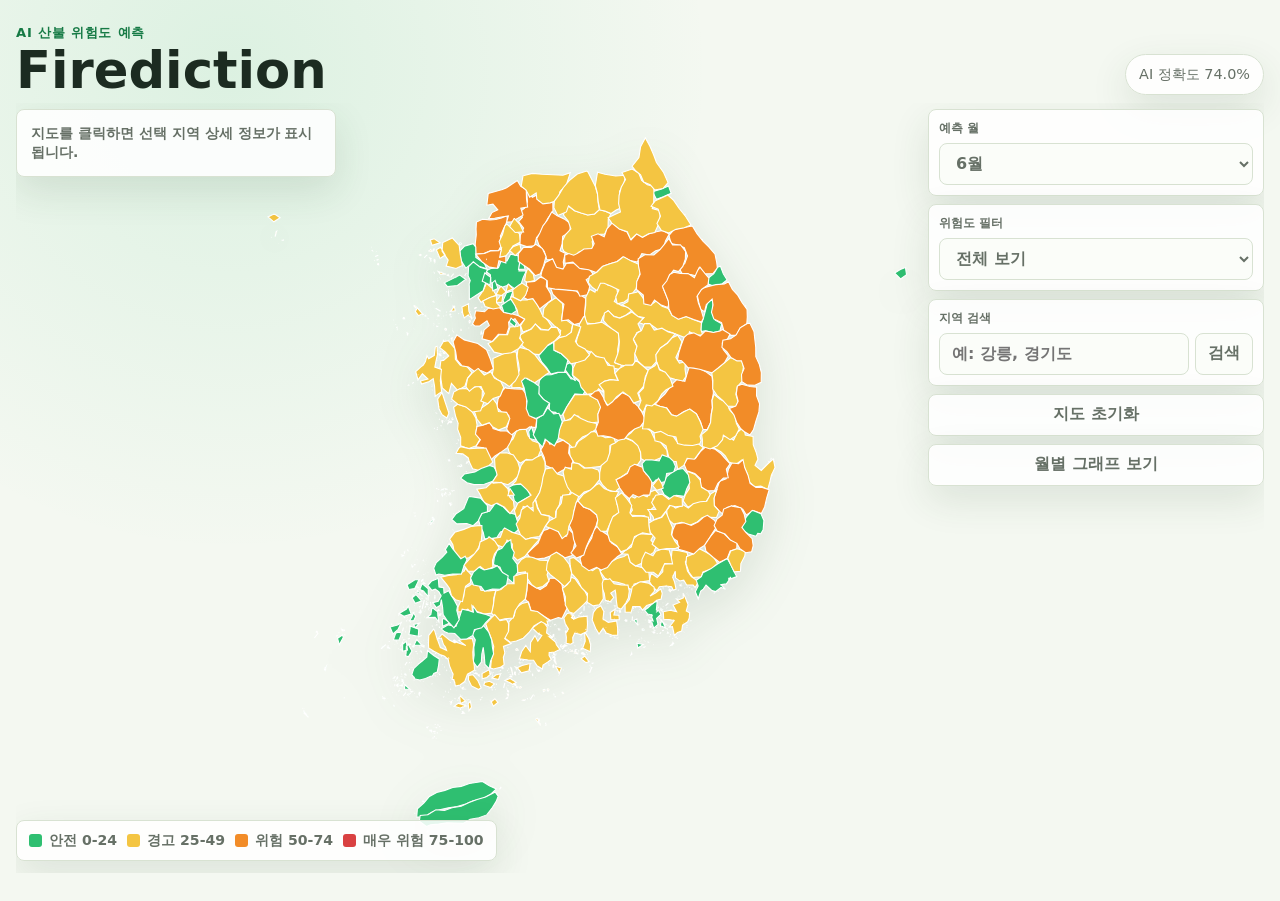
<file: index.html>
<!doctype html>
<html lang="ko">
  <head>
    <meta charset="utf-8" />
    <meta name="viewport" content="width=device-width, initial-scale=1" />
    <title>Firediction | 산불 위험도 예측</title>
    <link rel="stylesheet" href="css/styles.css" />
  </head>
  <body>
    <main class="app-shell">
      <header class="topbar">
        <div>
          <p class="eyebrow">AI 산불 위험도 예측</p>
          <h1>Firediction</h1>
        </div>
        <div class="source-pill" id="sourceInfo">데이터 불러오는 중</div>
      </header>

      <section class="map-stage" aria-label="우리나라 시군구별 산불 위험도 지도">
        <div class="toolbar">
          <label class="month-control">
            <span>예측 월</span>
            <select id="monthSelect" aria-label="예측 월 선택"></select>
          </label>
          <label class="filter-control">
            <span>위험도 필터</span>
            <select id="riskFilter" aria-label="위험도 필터 선택">
              <option value="all">전체 보기</option>
              <option value="안전">안전</option>
              <option value="경고">경고</option>
              <option value="위험">위험</option>
              <option value="매우 위험">매우 위험</option>
            </select>
          </label>
          <label class="search-control">
            <span>지역 검색</span>
            <div class="search-row">
              <input id="regionSearch" type="search" list="regionSuggestions" placeholder="예: 강릉, 경기도" autocomplete="off" />
              <button id="regionSearchButton" type="button">검색</button>
            </div>
          </label>
          <datalist id="regionSuggestions"></datalist>
          <button class="reset-view-button" id="resetViewButton" type="button">지도 초기화</button>
          <a class="graph-link" id="graphLink" href="graph.html">월별 그래프 보기</a>
        </div>

        <svg id="koreaMap" role="img" aria-label="시군구별 산불 위험도 색상 지도">
          <g id="mapRegions"></g>
        </svg>

        <aside class="detail-panel" id="detailPanel" aria-live="polite"></aside>
        <ul class="legend" id="legend"></ul>
        <div class="tooltip" id="tooltip" hidden></div>
      </section>
    </main>

    <script src="data/processed/risk-data.js"></script>
    <script src="js/app.js"></script>
  </body>
</html>
</file>
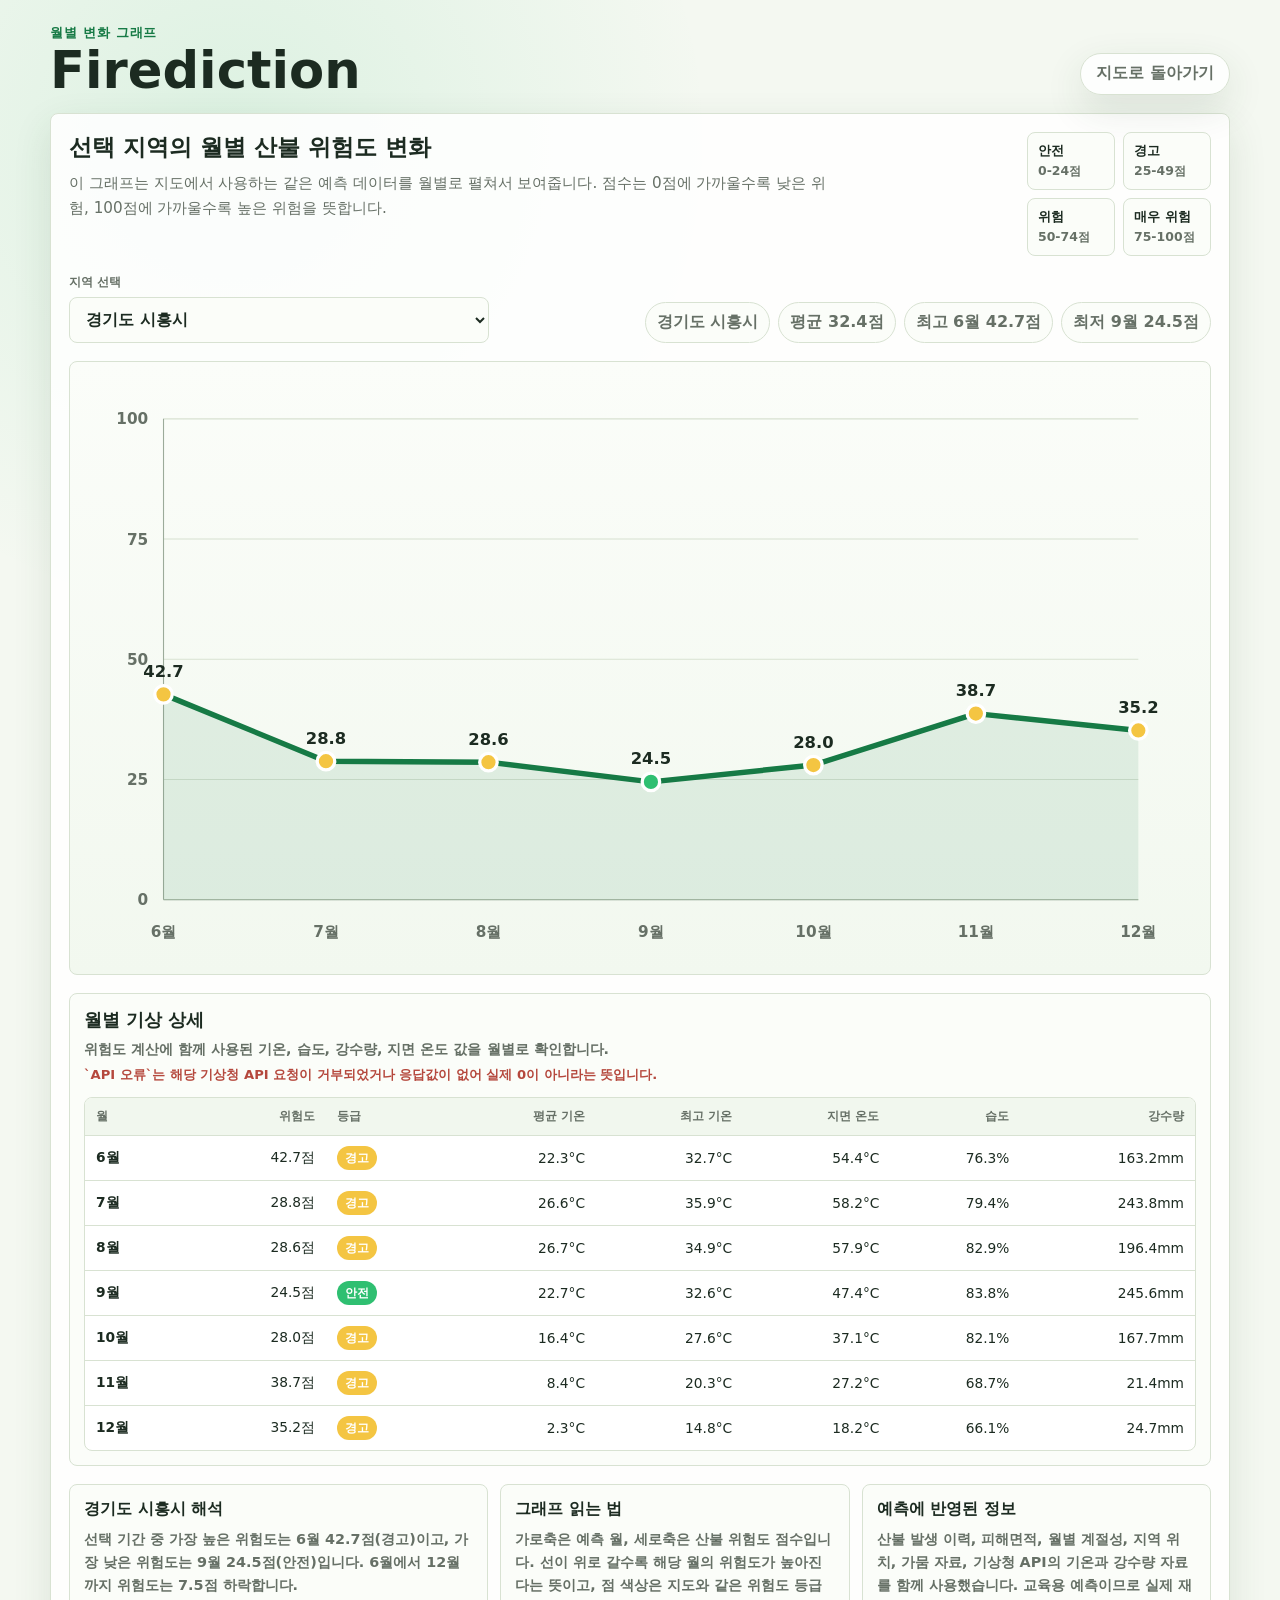
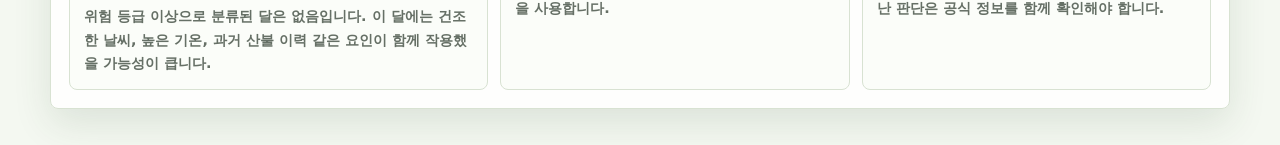
<file: graph.html>
<!doctype html>
<html lang="ko">
  <head>
    <meta charset="utf-8" />
    <meta name="viewport" content="width=device-width, initial-scale=1" />
    <title>Firediction | 월별 위험도 그래프</title>
    <link rel="stylesheet" href="css/graph.css" />
  </head>
  <body>
    <main class="graph-shell">
      <header class="graph-topbar">
        <div>
          <p class="eyebrow">월별 변화 그래프</p>
          <h1>Firediction</h1>
        </div>
        <a class="back-link" href="index.html">지도로 돌아가기</a>
      </header>

      <section class="graph-panel">
        <div class="graph-intro">
          <div>
            <h2>선택 지역의 월별 산불 위험도 변화</h2>
            <p>
              이 그래프는 지도에서 사용하는 같은 예측 데이터를 월별로 펼쳐서 보여줍니다.
              점수는 0점에 가까울수록 낮은 위험, 100점에 가까울수록 높은 위험을 뜻합니다.
            </p>
          </div>
          <dl class="score-guide" aria-label="위험도 점수 기준">
            <div>
              <dt>안전</dt>
              <dd>0-24점</dd>
            </div>
            <div>
              <dt>경고</dt>
              <dd>25-49점</dd>
            </div>
            <div>
              <dt>위험</dt>
              <dd>50-74점</dd>
            </div>
            <div>
              <dt>매우 위험</dt>
              <dd>75-100점</dd>
            </div>
          </dl>
        </div>

        <div class="graph-controls">
          <label class="region-control">
            <span>지역 선택</span>
            <select id="regionSelect" aria-label="지역 선택"></select>
          </label>
          <div class="selected-summary" id="selectedSummary"></div>
        </div>

        <div class="chart-wrap">
          <svg id="riskChart" role="img" aria-label="선택 지역 월별 산불 위험도 변화 그래프"></svg>
        </div>

        <section class="weather-panel" aria-label="월별 기상 상세">
          <div class="weather-head">
            <div>
              <h2>월별 기상 상세</h2>
              <p>위험도 계산에 함께 사용된 기온, 습도, 강수량, 지면 온도 값을 월별로 확인합니다.</p>
              <p class="weather-note">`API 오류`는 해당 기상청 API 요청이 거부되었거나 응답값이 없어 실제 0이 아니라는 뜻입니다.</p>
            </div>
          </div>
          <div class="weather-table-wrap">
            <table class="weather-table">
              <thead>
                <tr>
                  <th>월</th>
                  <th>위험도</th>
                  <th>등급</th>
                  <th>평균 기온</th>
                  <th>최고 기온</th>
                  <th>지면 온도</th>
                  <th>습도</th>
                  <th>강수량</th>
                </tr>
              </thead>
              <tbody id="weatherTableBody"></tbody>
            </table>
          </div>
        </section>

        <section class="graph-explain" aria-label="그래프 해석 설명">
          <article class="explain-card" id="regionInsight"></article>
          <article class="explain-card">
            <h3>그래프 읽는 법</h3>
            <p>
              가로축은 예측 월, 세로축은 산불 위험도 점수입니다. 선이 위로 갈수록 해당 월의
              위험도가 높아진다는 뜻이고, 점 색상은 지도와 같은 위험도 등급을 사용합니다.
            </p>
          </article>
          <article class="explain-card">
            <h3>예측에 반영된 정보</h3>
            <p>
              산불 발생 이력, 피해면적, 월별 계절성, 지역 위치, 가뭄 자료, 기상청 API의 기온과
              강수량 자료를 함께 사용했습니다. 교육용 예측이므로 실제 재난 판단은 공식 정보를
              함께 확인해야 합니다.
            </p>
          </article>
        </section>
      </section>
    </main>

    <script src="data/processed/risk-data.js"></script>
    <script src="js/graph.js"></script>
  </body>
</html>
</file>
<file: css/styles.css>
:root {
  --bg: #f4f8f1;
  --panel: rgba(255, 255, 255, 0.88);
  --text: #1c2b21;
  --muted: #667066;
  --line: #d8e2d2;
  --accent: #167a45;
  --shadow: 0 14px 38px rgba(42, 72, 43, 0.12);
}

* {
  box-sizing: border-box;
}

body {
  margin: 0;
  min-width: 320px;
  min-height: 100vh;
  background:
    radial-gradient(circle at 18% 8%, rgba(47, 191, 113, 0.12), transparent 30rem),
    var(--bg);
  color: var(--text);
  font-family:
    Inter, Pretendard, "Noto Sans KR", system-ui, -apple-system, BlinkMacSystemFont, "Segoe UI", sans-serif;
}

button,
input,
select {
  font: inherit;
}

.app-shell {
  width: min(1500px, calc(100% - 32px));
  min-height: 100vh;
  margin: 0 auto;
  padding: 24px 0 28px;
}

.topbar {
  display: flex;
  align-items: end;
  justify-content: space-between;
  gap: 16px;
  margin-bottom: 8px;
}

.eyebrow {
  margin: 0 0 4px;
  color: var(--accent);
  font-size: 0.82rem;
  font-weight: 800;
  letter-spacing: 0.06em;
  text-transform: uppercase;
}

h1,
p {
  margin-top: 0;
}

h1 {
  margin-bottom: 0;
  font-size: clamp(2rem, 4vw, 3.7rem);
  line-height: 0.95;
}

.source-pill {
  max-width: 560px;
  padding: 10px 13px;
  border: 1px solid var(--line);
  border-radius: 999px;
  background: var(--panel);
  color: var(--muted);
  font-size: 0.9rem;
  text-align: right;
  box-shadow: var(--shadow);
}

.map-stage {
  position: relative;
  display: grid;
  overflow: hidden;
  min-height: calc(100vh - 130px);
  place-items: center;
}

.toolbar {
  position: absolute;
  top: 6px;
  right: 0;
  z-index: 5;
  display: grid;
  gap: 8px;
  justify-items: stretch;
}

.month-control,
.filter-control,
.search-control {
  display: grid;
  gap: 6px;
  min-width: 180px;
  padding: 10px;
  border: 1px solid var(--line);
  border-radius: 8px;
  background: var(--panel);
  box-shadow: var(--shadow);
}

.month-control span,
.filter-control span,
.search-control span {
  color: var(--muted);
  font-size: 0.78rem;
  font-weight: 800;
}

.month-control select,
.filter-control select,
.search-control input {
  height: 42px;
  border: 1px solid var(--line);
  border-radius: 8px;
  background: #fbfdf9;
  color: var(--muted);
  font-weight: 800;
  outline: none;
  padding: 0 38px 0 12px;
}

.search-control input {
  width: 100%;
  min-width: 0;
  padding-right: 12px;
}

.search-row {
  display: grid;
  grid-template-columns: minmax(0, 1fr) auto;
  gap: 6px;
}

.search-row button {
  min-height: 42px;
  border: 1px solid var(--line);
  border-radius: 8px;
  background: #fbfdf9;
  color: var(--muted);
  cursor: pointer;
  font-weight: 800;
  padding: 0 12px;
}

.month-control select:focus,
.filter-control select:focus,
.search-control input:focus,
.search-row button:hover,
.search-row button:focus {
  border-color: var(--accent);
  box-shadow: 0 0 0 3px rgba(22, 122, 69, 0.14);
  color: var(--accent);
  outline: none;
}

.reset-view-button,
.graph-link {
  display: inline-flex;
  align-items: center;
  justify-content: center;
  min-height: 42px;
  border: 1px solid var(--line);
  border-radius: 8px;
  background: var(--panel);
  box-shadow: var(--shadow);
  color: var(--muted);
  cursor: pointer;
  font-weight: 800;
  padding: 0 14px;
  text-decoration: none;
}

.reset-view-button:hover,
.reset-view-button:focus,
.graph-link:hover,
.graph-link:focus {
  border-color: var(--accent);
  color: var(--accent);
  outline: none;
}

#koreaMap {
  position: relative;
  z-index: 2;
  display: block;
  width: min(100%, 1180px);
  height: min(78vh, 860px);
  min-height: 620px;
  cursor: grab;
  filter: drop-shadow(0 18px 24px rgba(42, 72, 43, 0.12));
  touch-action: none;
  user-select: none;
}

#koreaMap.panning {
  cursor: grabbing;
}

#koreaMap.panning .region {
  pointer-events: none;
  transition: none;
}

.region {
  stroke: #ffffff;
  stroke-width: 1.1;
  vector-effect: non-scaling-stroke;
  cursor: inherit;
  transform-box: fill-box;
  transform-origin: center;
  transition:
    fill 160ms ease,
    opacity 160ms ease,
    stroke 160ms ease;
}

#koreaMap.month-changing .region {
  transition-duration: 620ms, 260ms, 260ms;
  transition-timing-function: cubic-bezier(0.2, 0.8, 0.2, 1);
  transition-delay: var(--month-delay, 0ms);
}

#koreaMap.month-changing .region:not(.filtered-out) {
  animation: monthRiskPulse 720ms ease both;
  animation-delay: var(--month-delay, 0ms);
}

.region:hover,
.region.selected {
  stroke: #1c2b21;
  stroke-width: 2.2;
}

.region.filtered-out {
  opacity: 0.17;
}

.region.filtered-out.selected {
  opacity: 0.32;
}

.region.search-hit {
  stroke: #0f5132;
  stroke-width: 3;
}

.detail-panel {
  position: absolute;
  top: 6px;
  left: 0;
  z-index: 5;
  pointer-events: none;
  width: min(320px, 28vw);
  max-height: calc(100vh - 180px);
  overflow: auto;
  padding: 14px;
  border: 1px solid var(--line);
  border-radius: 8px;
  background: var(--panel);
  box-shadow: var(--shadow);
}

.detail-head {
  display: flex;
  align-items: start;
  justify-content: space-between;
  gap: 10px;
  margin-bottom: 12px;
}

.detail-head h2 {
  margin: 0 0 5px;
  font-size: 1.35rem;
  line-height: 1.1;
}

.detail-head p,
.detail-kicker {
  margin: 0;
  color: var(--muted);
  font-size: 0.82rem;
  font-weight: 700;
}

.detail-kicker {
  margin-bottom: 4px;
  color: var(--accent);
  font-size: 0.72rem;
  font-weight: 900;
  letter-spacing: 0.06em;
}

.detail-level {
  flex: 0 0 auto;
  border-radius: 999px;
  color: #ffffff;
  font-size: 0.78rem;
  font-weight: 900;
  padding: 5px 8px;
}

.detail-score-row {
  display: flex;
  align-items: end;
  justify-content: space-between;
  gap: 10px;
  margin-bottom: 8px;
}

.detail-score-row strong {
  font-size: 2.25rem;
  line-height: 1;
}

.detail-score-row span {
  color: var(--muted);
  font-size: 0.82rem;
  font-weight: 800;
}

.detail-track {
  height: 10px;
  overflow: hidden;
  border-radius: 999px;
  background: #e8eee3;
}

.detail-track i {
  display: block;
  height: 100%;
  border-radius: inherit;
  transition: width 220ms ease;
}

.detail-chart,
.detail-history {
  margin-top: 16px;
}

.detail-section-title {
  display: flex;
  align-items: center;
  justify-content: space-between;
  gap: 10px;
  margin-bottom: 8px;
}

.detail-section-title strong {
  font-size: 0.9rem;
}

.detail-section-title span {
  color: var(--muted);
  font-size: 0.75rem;
  font-weight: 800;
}

.detail-mini-chart {
  display: block;
  width: 100%;
  height: auto;
  overflow: visible;
}

.detail-mini-chart line {
  stroke: #dce5d6;
  stroke-width: 1.4;
}

.detail-mini-chart polyline {
  fill: none;
  stroke: var(--accent);
  stroke-linecap: round;
  stroke-linejoin: round;
  stroke-width: 3;
}

.detail-mini-chart circle {
  fill: #ffffff;
  stroke: var(--accent);
  stroke-width: 2;
}

.detail-mini-chart .active circle {
  fill: var(--accent);
}

.detail-mini-chart text {
  fill: var(--muted);
  font-size: 10px;
  font-weight: 800;
  text-anchor: middle;
}

.detail-grid {
  display: grid;
  grid-template-columns: repeat(3, 1fr);
  gap: 8px;
  margin-top: 14px;
}

.detail-grid div {
  min-width: 0;
  padding: 8px;
  border: 1px solid var(--line);
  border-radius: 8px;
  background: rgba(251, 253, 249, 0.72);
}

.detail-grid span,
.detail-history dt {
  display: block;
  color: var(--muted);
  font-size: 0.72rem;
  font-weight: 800;
}

.detail-grid strong {
  display: block;
  margin-top: 3px;
  font-size: 0.95rem;
  line-height: 1.15;
}

.detail-history dl {
  display: grid;
  gap: 7px;
  margin: 0;
}

.detail-history dl div {
  display: flex;
  align-items: center;
  justify-content: space-between;
  gap: 12px;
}

.detail-history dd {
  margin: 0;
  font-size: 0.88rem;
  font-weight: 900;
  text-align: right;
}

.detail-empty {
  margin: 0;
  color: var(--muted);
  font-size: 0.88rem;
  font-weight: 700;
}

.legend {
  position: absolute;
  left: 0;
  bottom: 12px;
  z-index: 5;
  display: flex;
  flex-wrap: wrap;
  gap: 10px;
  margin: 0;
  padding: 10px 12px;
  border: 1px solid var(--line);
  border-radius: 8px;
  background: var(--panel);
  box-shadow: var(--shadow);
  list-style: none;
}

.legend li {
  display: flex;
  align-items: center;
  gap: 7px;
  color: var(--muted);
  font-size: 0.88rem;
  font-weight: 700;
}

.legend i {
  display: block;
  width: 13px;
  height: 13px;
  border-radius: 3px;
}

.tooltip {
  position: fixed;
  z-index: 10;
  width: 250px;
  padding: 12px;
  border: 1px solid rgba(28, 43, 33, 0.15);
  border-radius: 8px;
  background: rgba(255, 255, 255, 0.96);
  box-shadow: 0 14px 32px rgba(28, 43, 33, 0.18);
  pointer-events: none;
  color: var(--text);
  font-size: 0.9rem;
}

.tooltip-head {
  display: flex;
  align-items: start;
  justify-content: space-between;
  gap: 10px;
}

.tooltip-head strong {
  display: block;
  font-size: 1rem;
}

.tooltip-head span {
  flex: 0 0 auto;
  border-radius: 999px;
  color: #ffffff;
  font-size: 0.82rem;
  font-weight: 900;
  padding: 5px 8px;
}

.tooltip p {
  margin: 5px 0 10px;
  color: var(--muted);
}

.tooltip-score {
  margin-bottom: 8px;
  font-size: 2rem;
  font-weight: 900;
  line-height: 1;
}

.tooltip-track {
  height: 10px;
  overflow: hidden;
  border-radius: 999px;
  background: #e8eee3;
}

.tooltip-track i {
  display: block;
  height: 100%;
  border-radius: inherit;
}

@keyframes monthRiskPulse {
  0%,
  100% {
    transform: scale(1);
  }

  45% {
    transform: scale(1.006);
  }
}

@media (max-width: 820px) {
  .app-shell {
    width: min(100% - 16px, 1500px);
    padding: 14px 0 18px;
  }

  .topbar {
    align-items: start;
    flex-direction: column;
    gap: 10px;
    margin-bottom: 12px;
  }

  .eyebrow {
    font-size: 0.74rem;
  }

  h1 {
    font-size: 2.2rem;
  }

  .source-pill {
    width: 100%;
    border-radius: 8px;
    font-size: 0.82rem;
    padding: 9px 10px;
    text-align: left;
  }

  .map-stage {
    display: block;
    min-height: auto;
    overflow: visible;
    padding-top: 0;
  }

  .toolbar {
    position: static;
    display: grid;
    grid-template-columns: 1fr 1fr;
    gap: 8px;
    left: 0;
    right: 0;
    margin-bottom: 10px;
  }

  .month-control,
  .filter-control,
  .search-control {
    grid-column: 1 / -1;
    width: 100%;
    padding: 9px;
  }

  .reset-view-button,
  .graph-link {
    min-height: 44px;
    padding: 0 10px;
    text-align: center;
  }

  #koreaMap {
    width: 100%;
    height: 56vh;
    min-height: 360px;
    max-height: 520px;
  }

  .detail-panel {
    position: static;
    pointer-events: auto;
    width: 100%;
    max-height: none;
    margin-top: 10px;
    padding: 12px;
  }

  .detail-score-row strong {
    font-size: 2rem;
  }

  .legend {
    position: static;
    display: grid;
    grid-template-columns: 1fr 1fr;
    gap: 8px;
    margin-top: 8px;
    padding: 9px;
  }

  .legend li {
    font-size: 0.78rem;
  }

  .tooltip {
    left: 8px !important;
    right: 8px;
    bottom: 10px;
    top: auto !important;
    width: auto;
    max-width: none;
    padding: 11px;
  }

  .tooltip-score {
    font-size: 1.65rem;
  }
}

@media (max-width: 420px) {
  .legend {
    grid-template-columns: 1fr;
  }

  #koreaMap {
    height: 52vh;
    min-height: 320px;
  }
}
</file>
<file: css/graph.css>
:root {
  --bg: #f4f8f1;
  --panel: #ffffff;
  --text: #1c2b21;
  --muted: #667066;
  --line: #d8e2d2;
  --accent: #167a45;
  --shadow: 0 14px 38px rgba(42, 72, 43, 0.12);
}

* {
  box-sizing: border-box;
}

body {
  margin: 0;
  min-width: 320px;
  min-height: 100vh;
  background:
    radial-gradient(circle at 18% 8%, rgba(47, 191, 113, 0.12), transparent 30rem),
    var(--bg);
  color: var(--text);
  font-family:
    Inter, Pretendard, "Noto Sans KR", system-ui, -apple-system, BlinkMacSystemFont, "Segoe UI", sans-serif;
}

select {
  font: inherit;
}

.graph-shell {
  width: min(1180px, calc(100% - 32px));
  margin: 0 auto;
  padding: 24px 0 36px;
}

.graph-topbar {
  display: flex;
  align-items: end;
  justify-content: space-between;
  gap: 16px;
  margin-bottom: 18px;
}

.eyebrow {
  margin: 0 0 4px;
  color: var(--accent);
  font-size: 0.82rem;
  font-weight: 800;
  letter-spacing: 0.06em;
}

h1,
p {
  margin-top: 0;
}

h1 {
  margin-bottom: 0;
  font-size: clamp(2rem, 4vw, 3.7rem);
  line-height: 0.95;
}

.back-link {
  display: inline-flex;
  align-items: center;
  min-height: 42px;
  border: 1px solid var(--line);
  border-radius: 999px;
  background: rgba(255, 255, 255, 0.86);
  box-shadow: var(--shadow);
  color: var(--muted);
  font-weight: 800;
  padding: 0 15px;
  text-decoration: none;
}

.back-link:hover,
.back-link:focus {
  border-color: var(--accent);
  color: var(--accent);
}

.graph-panel {
  display: grid;
  gap: 18px;
  border: 1px solid var(--line);
  border-radius: 8px;
  background: rgba(255, 255, 255, 0.88);
  box-shadow: var(--shadow);
  padding: 18px;
}

.graph-intro {
  display: grid;
  grid-template-columns: minmax(0, 1fr) auto;
  gap: 18px;
  align-items: start;
}

.graph-intro h2 {
  margin: 0 0 8px;
  font-size: 1.45rem;
}

.graph-intro p {
  max-width: 760px;
  margin-bottom: 0;
  color: var(--muted);
  font-size: 0.95rem;
  line-height: 1.65;
}

.score-guide {
  display: grid;
  grid-template-columns: repeat(2, minmax(88px, 1fr));
  gap: 8px;
  margin: 0;
}

.score-guide div {
  border: 1px solid var(--line);
  border-radius: 8px;
  background: #fbfdf9;
  padding: 9px 10px;
}

.score-guide dt {
  color: var(--text);
  font-size: 0.82rem;
  font-weight: 900;
}

.score-guide dd {
  margin: 3px 0 0;
  color: var(--muted);
  font-size: 0.78rem;
  font-weight: 800;
}

.graph-controls {
  display: grid;
  grid-template-columns: minmax(260px, 420px) 1fr;
  gap: 16px;
  align-items: end;
}

.region-control {
  display: grid;
  gap: 6px;
}

.region-control span {
  color: var(--muted);
  font-size: 0.78rem;
  font-weight: 800;
}

.region-control select {
  height: 46px;
  border: 1px solid var(--line);
  border-radius: 8px;
  background: #fbfdf9;
  color: var(--text);
  font-weight: 800;
  outline: none;
  padding: 0 12px;
}

.region-control select:focus {
  border-color: var(--accent);
  box-shadow: 0 0 0 3px rgba(22, 122, 69, 0.14);
}

.selected-summary {
  display: flex;
  flex-wrap: wrap;
  gap: 8px;
  justify-content: flex-end;
}

.summary-chip {
  border: 1px solid var(--line);
  border-radius: 999px;
  background: #fbfdf9;
  color: var(--muted);
  font-weight: 800;
  padding: 9px 11px;
}

.chart-wrap {
  overflow: hidden;
  border: 1px solid var(--line);
  border-radius: 8px;
  background: linear-gradient(180deg, #fbfdf9 0%, #f2f8ef 100%);
}

#riskChart {
  display: block;
  width: 100%;
  height: min(68vh, 620px);
  min-height: 430px;
}

.axis {
  stroke: #9cab9a;
  stroke-width: 1;
}

.grid-line {
  stroke: #d8e2d2;
  stroke-width: 1;
}

.chart-line {
  fill: none;
  stroke: var(--accent);
  stroke-linecap: round;
  stroke-linejoin: round;
  stroke-width: 5;
}

.chart-area {
  fill: rgba(22, 122, 69, 0.1);
}

.chart-dot {
  stroke: #ffffff;
  stroke-width: 3;
}

.chart-label {
  fill: var(--muted);
  font-size: 14px;
  font-weight: 800;
}

.score-label {
  fill: var(--text);
  font-size: 15px;
  font-weight: 900;
  text-anchor: middle;
}

.weather-panel {
  display: grid;
  gap: 12px;
  border: 1px solid var(--line);
  border-radius: 8px;
  background: #fbfdf9;
  padding: 14px;
}

.weather-head h2 {
  margin: 0 0 6px;
  font-size: 1.1rem;
}

.weather-head p {
  margin-bottom: 0;
  color: var(--muted);
  font-size: 0.9rem;
  font-weight: 650;
  line-height: 1.55;
}

.weather-head .weather-note {
  margin-top: 5px;
  color: #b5483d;
  font-size: 0.82rem;
  font-weight: 800;
}

.weather-table-wrap {
  overflow-x: auto;
  border: 1px solid var(--line);
  border-radius: 8px;
  background: #ffffff;
  -webkit-overflow-scrolling: touch;
}

.weather-table {
  width: 100%;
  min-width: 820px;
  border-collapse: collapse;
  font-size: 0.86rem;
}

.weather-table th,
.weather-table td {
  padding: 10px 11px;
  border-bottom: 1px solid var(--line);
  text-align: right;
  white-space: nowrap;
}

.weather-table th:first-child,
.weather-table td:first-child,
.weather-table th:nth-child(3),
.weather-table td:nth-child(3) {
  text-align: left;
}

.weather-table thead th {
  background: #f1f7ee;
  color: var(--muted);
  font-size: 0.78rem;
  font-weight: 900;
}

.weather-table tbody tr:last-child th,
.weather-table tbody tr:last-child td {
  border-bottom: 0;
}

.weather-table tbody th {
  color: var(--text);
  font-weight: 900;
}

.level-badge {
  display: inline-flex;
  align-items: center;
  min-height: 24px;
  border-radius: 999px;
  color: #ffffff;
  font-size: 0.76rem;
  font-weight: 900;
  padding: 0 8px;
}

.api-error {
  color: #b5483d;
  font-weight: 900;
}

.graph-explain {
  display: grid;
  grid-template-columns: 1.2fr 1fr 1fr;
  gap: 12px;
}

.explain-card {
  border: 1px solid var(--line);
  border-radius: 8px;
  background: #fbfdf9;
  padding: 14px;
}

.explain-card h3 {
  margin: 0 0 8px;
  font-size: 1rem;
}

.explain-card p {
  margin-bottom: 0;
  color: var(--muted);
  font-size: 0.9rem;
  font-weight: 650;
  line-height: 1.6;
}

.explain-card p + p {
  margin-top: 8px;
}

@media (max-width: 760px) {
  .graph-shell {
    width: min(100% - 16px, 1180px);
    padding: 14px 0 18px;
  }

  .graph-topbar,
  .graph-intro,
  .graph-explain,
  .graph-controls {
    grid-template-columns: 1fr;
  }

  .graph-topbar {
    align-items: start;
    flex-direction: column;
    gap: 10px;
    margin-bottom: 12px;
  }

  .eyebrow {
    font-size: 0.74rem;
  }

  h1 {
    font-size: 2.2rem;
  }

  .back-link {
    width: 100%;
    justify-content: center;
    border-radius: 8px;
  }

  .graph-panel {
    gap: 12px;
    padding: 10px;
  }

  .graph-intro h2 {
    font-size: 1.18rem;
  }

  .graph-intro p,
  .weather-head p,
  .explain-card p {
    font-size: 0.86rem;
  }

  .weather-panel {
    padding: 10px;
  }

  .score-guide {
    grid-template-columns: 1fr 1fr;
  }

  .selected-summary {
    justify-content: flex-start;
  }

  .summary-chip {
    border-radius: 8px;
    font-size: 0.82rem;
    padding: 8px 9px;
  }

  .chart-wrap {
    overflow-x: auto;
    -webkit-overflow-scrolling: touch;
  }

  #riskChart {
    width: 760px;
    max-width: none;
    height: 440px;
    min-height: 360px;
  }

  .chart-label {
    font-size: 13px;
  }

  .score-label {
    font-size: 13px;
  }
}

@media (max-width: 420px) {
  #riskChart {
    width: 700px;
    height: 400px;
    min-height: 340px;
  }
}
</file>
